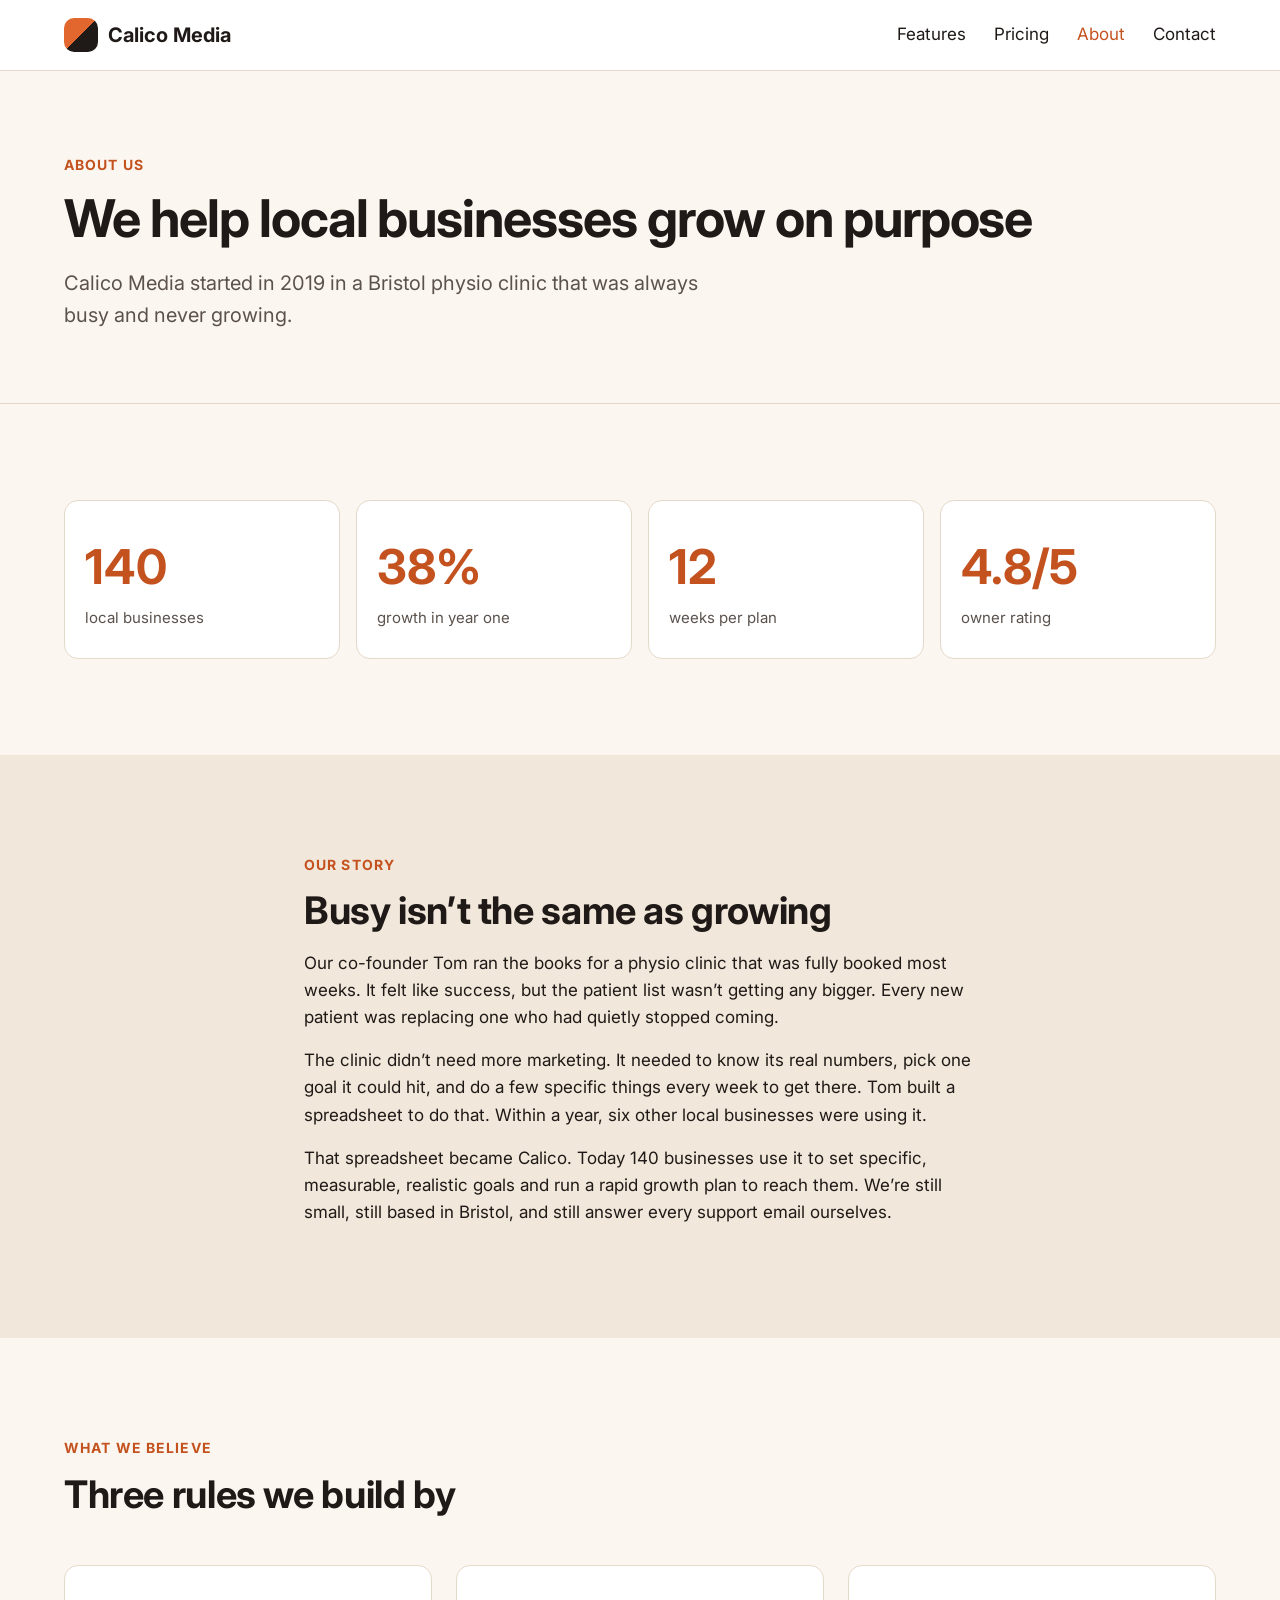
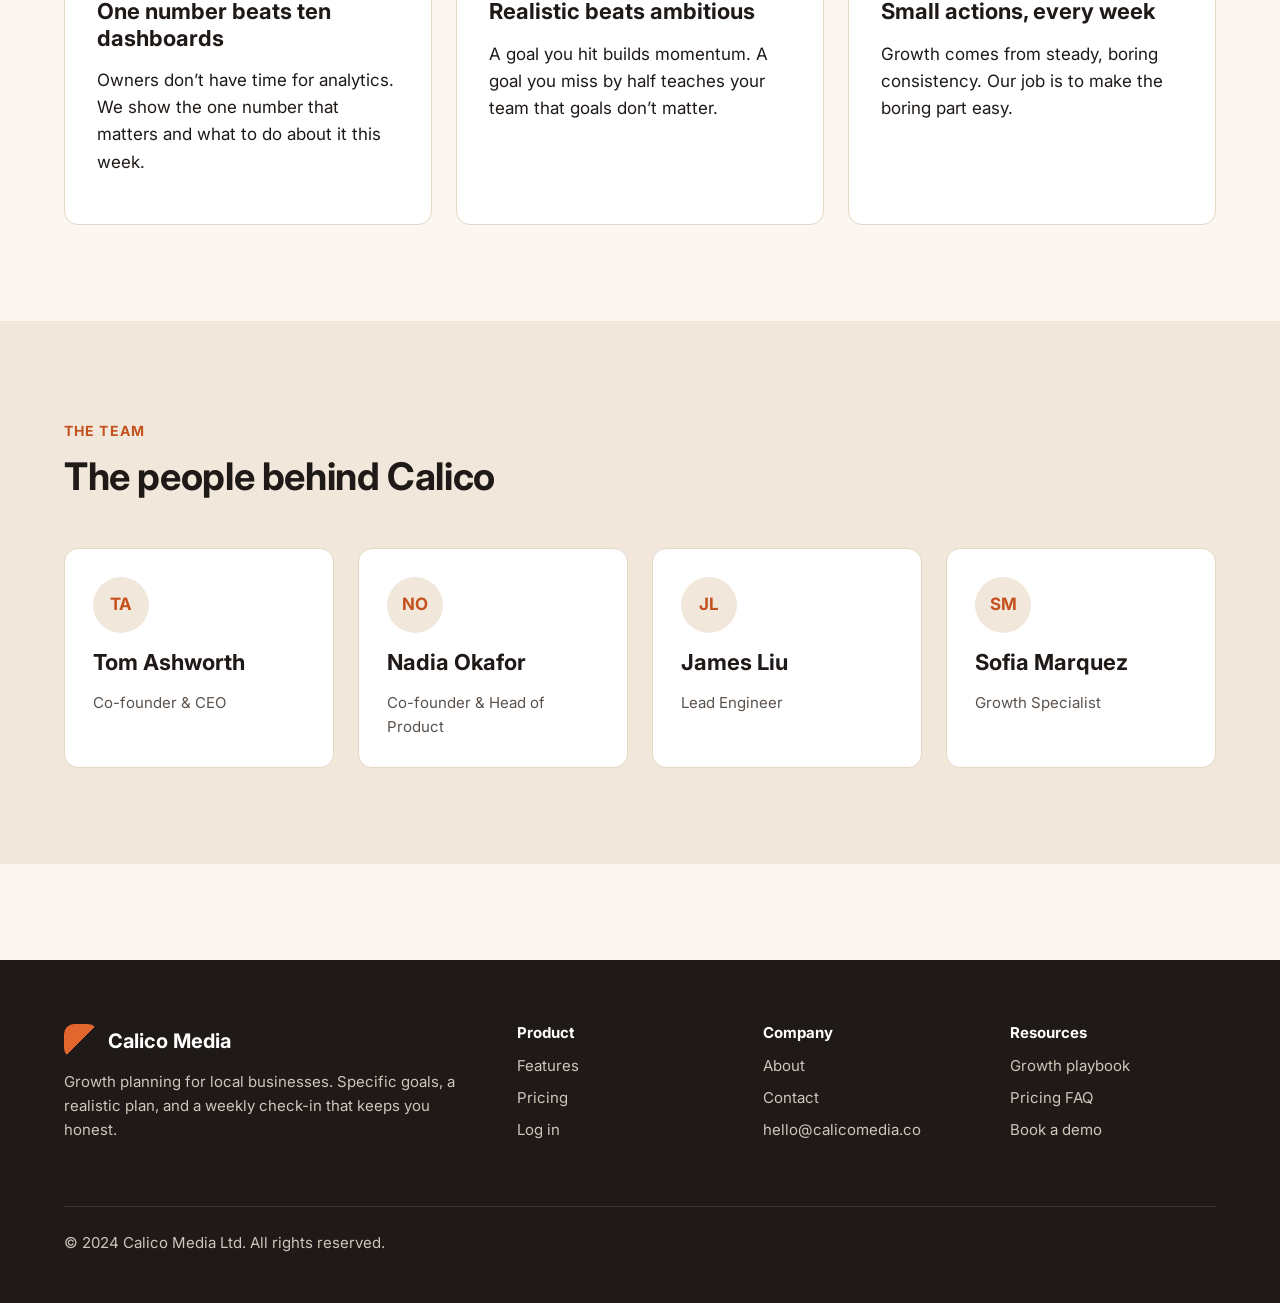
<file: public/about.html>
<!DOCTYPE html>
<html lang="en">
<head>
  <meta charset="utf-8">
  <meta name="viewport" content="width=device-width, initial-scale=1">
  <title>About | Calico Media</title>
  <meta name="description" content="Calico Media builds growth planning software for local businesses. Here is who we are and why we started.">
  <link rel="preconnect" href="https://fonts.googleapis.com">
  <link rel="preconnect" href="https://fonts.gstatic.com" crossorigin>
  <link href="https://fonts.googleapis.com/css2?family=Inter:wght@100;200;300;400;500;600;700;800;900&display=swap" rel="stylesheet">
  <link rel="stylesheet" href="css/styles.css">
</head>
<body>
  <header class="site-header">
    <div class="container">
      <a class="logo" href="index.html"><span class="logo-mark"></span>Calico Media</a>
      <nav aria-label="Main">
        <ul class="nav-links">
          <li><a href="features.html">Features</a></li>
          <li><a href="pricing.html">Pricing</a></li>
          <li><a href="about.html" aria-current="page">About</a></li>
          <li><a href="contact.html">Contact</a></li>
        </ul>
        <button class="btn__menu" onclick="openMenu()">
          <svg
            xmlns="http://www.w3.org/2000/svg"
            width="24"
            height="24"
            viewBox="0 0 24 24"
            fill="none"
            stroke="currentColor"
            stroke-width="2"
            stroke-linecap="round"
            stroke-linejoin="round"
            class="btn__menu--svg"
          >
            <line x1="3" y1="12" x2="21" y2="12"></line>
            <line x1="3" y1="6" x2="21" y2="6"></line>
            <line x1="3" y1="18" x2="21" y2="18"></line>
          </svg>
        </button>
      </nav>
      <div class="modal">
        <button class="btn__menu btn__menu--close" onclick="closeMenu()">
          <svg
            xmlns="http://www.w3.org/2000/svg"
            width="24"
            height="24"
            viewBox="0 0 24 24"
            fill="none"
            stroke="currentColor"
            stroke-width="2"
            stroke-linecap="round"
            stroke-linejoin="round"
            class="light___StyledCloseIcon-lj69nl-14 fASujC"
          >
            <line x1="18" y1="6" x2="6" y2="18"></line>
            <line x1="6" y1="6" x2="18" y2="18"></line>
          </svg>
        </button>
        <div class="modal__links">
          <a href="features.html" class="modal__link">Features</a>
          <a href="pricing.html" class="modal__link">Pricing</a>
          <a href="about.html" class="modal__link">About</a>
          <a href="contact.html" class="modal__link">Contact Us</a>
        </div>
      </div>
    </div>
  </header>

  <main>
    <section class="page-header">
      <div class="container">
        <span class="eyebrow">About us</span>
        <h1>We help local businesses grow on purpose</h1>
        <p class="lead">Calico Media started in 2019 in a Bristol physio clinic that was always busy and never growing.</p>
      </div>
    </section>

    <section class="section">
      <div class="container">
        <div class="stats">
          <div class="stat">
            <span class="stat-number">140</span>
            <span class="stat-label">local businesses</span>
          </div>
          <div class="stat">
            <span class="stat-number">38%</span>
            <span class="stat-label">growth in year one</span>
          </div>
          <div class="stat">
            <span class="stat-number">12</span>
            <span class="stat-label">weeks per plan</span>
          </div>
          <div class="stat">
            <span class="stat-number">4.8/5</span>
            <span class="stat-label">owner rating</span>
          </div>
        </div>
      </div>
    </section>

    <section class="section section--sand">
      <div class="container prose">
        <span class="eyebrow">Our story</span>
        <h2>Busy isn&rsquo;t the same as growing</h2>
        <p>Our co-founder Tom ran the books for a physio clinic that was fully booked most weeks. It felt like success, but the patient list wasn&rsquo;t getting any bigger. Every new patient was replacing one who had quietly stopped coming.</p>
        <p>The clinic didn&rsquo;t need more marketing. It needed to know its real numbers, pick one goal it could hit, and do a few specific things every week to get there. Tom built a spreadsheet to do that. Within a year, six other local businesses were using it.</p>
        <p>That spreadsheet became Calico. Today 140 businesses use it to set specific, measurable, realistic goals and run a rapid growth plan to reach them. We&rsquo;re still small, still based in Bristol, and still answer every support email ourselves.</p>
      </div>
    </section>

    <section class="section">
      <div class="container">
        <div class="section-intro">
          <span class="eyebrow">What we believe</span>
          <h2>Three rules we build by</h2>
        </div>
        <div class="steps">
          <div class="step">
            <h3>One number beats ten dashboards</h3>
            <p>Owners don&rsquo;t have time for analytics. We show the one number that matters and what to do about it this week.</p>
          </div>
          <div class="step">
            <h3>Realistic beats ambitious</h3>
            <p>A goal you hit builds momentum. A goal you miss by half teaches your team that goals don&rsquo;t matter.</p>
          </div>
          <div class="step">
            <h3>Small actions, every week</h3>
            <p>Growth comes from steady, boring consistency. Our job is to make the boring part easy.</p>
          </div>
        </div>
      </div>
    </section>

    <section class="section section--sand">
      <div class="container">
        <div class="section-intro">
          <span class="eyebrow">The team</span>
          <h2>The people behind Calico</h2>
        </div>
        <div class="team-grid">
          <div class="person">
            <div class="avatar">TA</div>
            <h3>Tom Ashworth</h3>
            <p>Co-founder &amp; CEO</p>
          </div>
          <div class="person">
            <div class="avatar">NO</div>
            <h3>Nadia Okafor</h3>
            <p>Co-founder &amp; Head of Product</p>
          </div>
          <div class="person">
            <div class="avatar">JL</div>
            <h3>James Liu</h3>
            <p>Lead Engineer</p>
          </div>
          <div class="person">
            <div class="avatar">SM</div>
            <h3>Sofia Marquez</h3>
            <p>Growth Specialist</p>
          </div>
        </div>
      </div>
    </section>
  </main>

  <footer class="site-footer">
    <div class="container">
      <div class="footer-grid">
        <div>
          <a class="logo" href="index.html"><span class="logo-mark"></span>Calico Media</a>
          <p>Growth planning for local businesses. Specific goals, a realistic plan, and a weekly check-in that keeps you honest.</p>
        </div>
        <div>
          <h4>Product</h4>
          <ul>
            <li><a href="features.html">Features</a></li>
            <li><a href="pricing.html">Pricing</a></li>
            <li><a href="https://app.calicomedia.co/login">Log in</a></li>
          </ul>
        </div>
        <div>
          <h4>Company</h4>
          <ul>
            <li><a href="about.html">About</a></li>
            <li><a href="contact.html">Contact</a></li>
            <li><a href="mailto:hello@calicomedia.co">hello@calicomedia.co</a></li>
          </ul>
        </div>
        <div>
          <h4>Resources</h4>
          <ul>
            <li><a href="index.html#playbook">Growth playbook</a></li>
            <li><a href="pricing.html#faq">Pricing FAQ</a></li>
            <li><a href="contact.html">Book a demo</a></li>
          </ul>
        </div>
      </div>
      <div class="footer-bottom">
        <p>&copy; 2024 Calico Media Ltd. All rights reserved.</p>
      </div>
    </div>
  </footer>
  <script src="js/menu.js"></script>
</body>
</html>
</file>
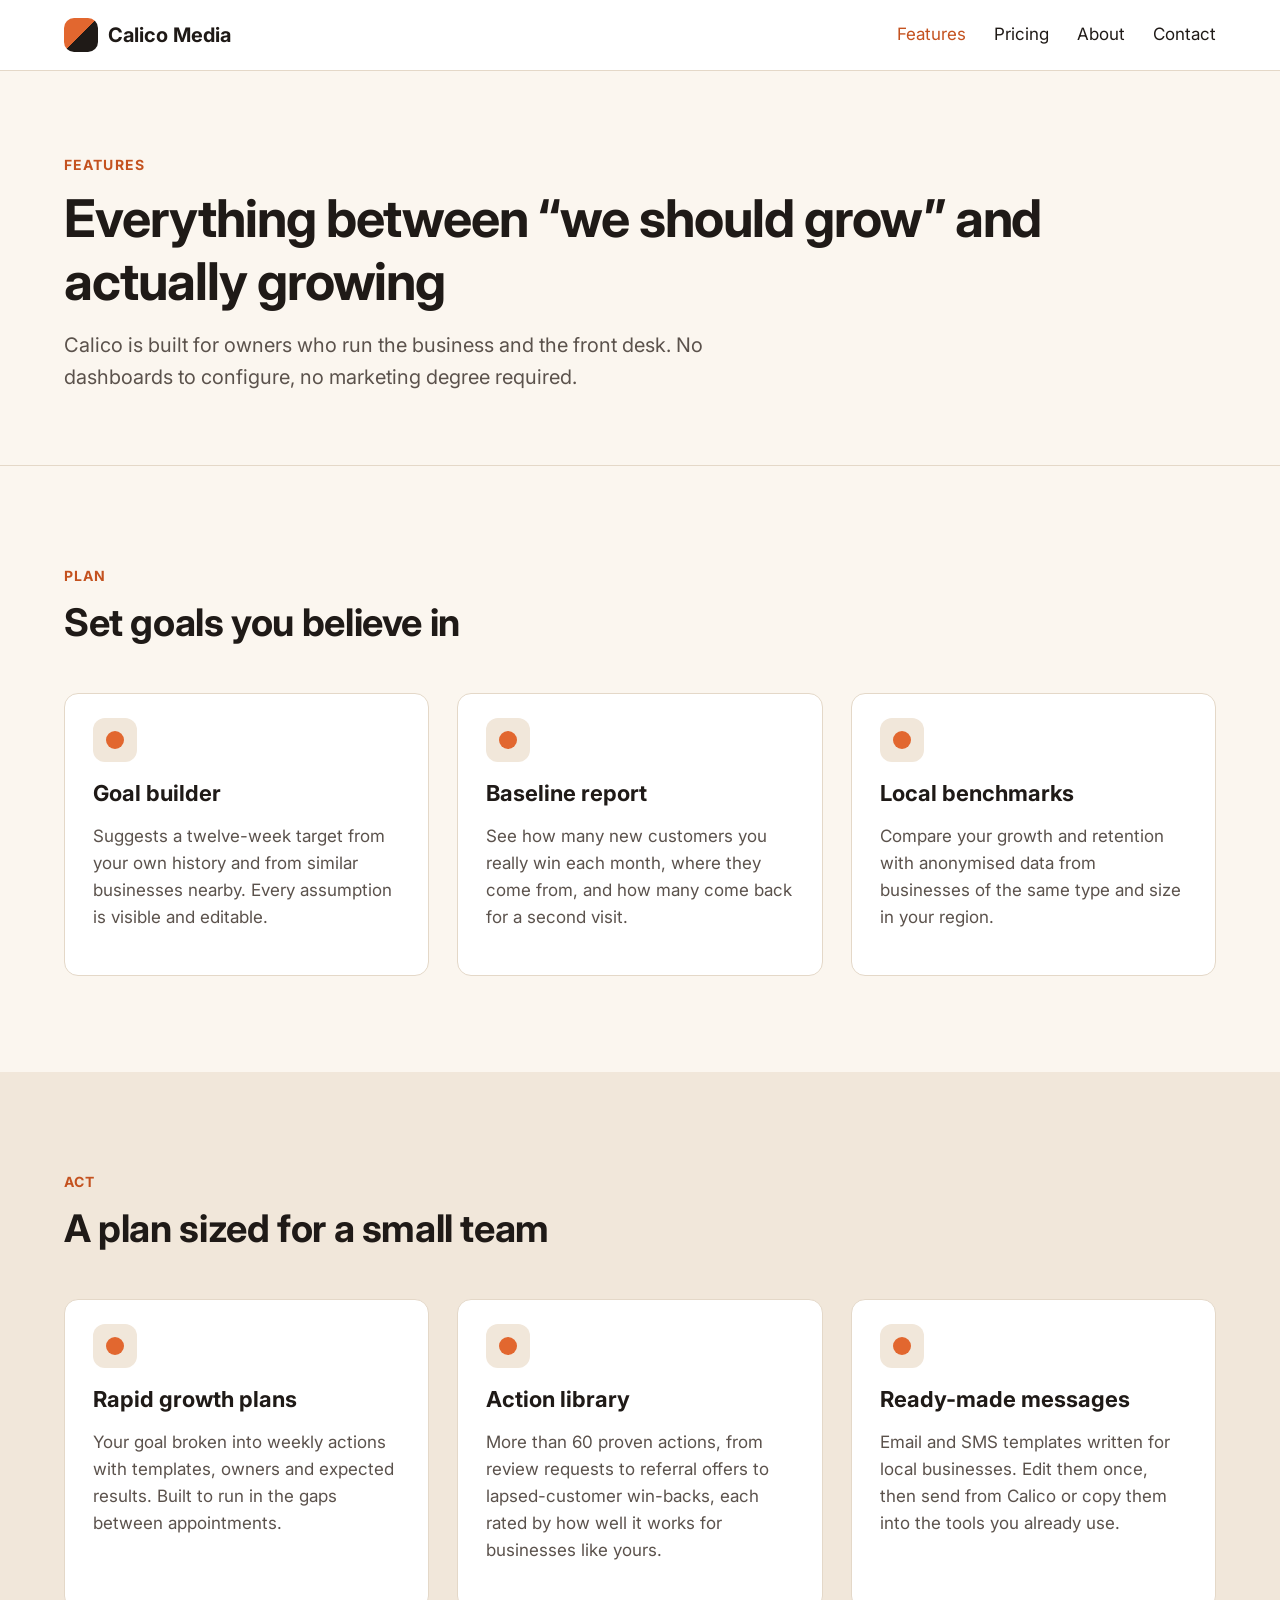
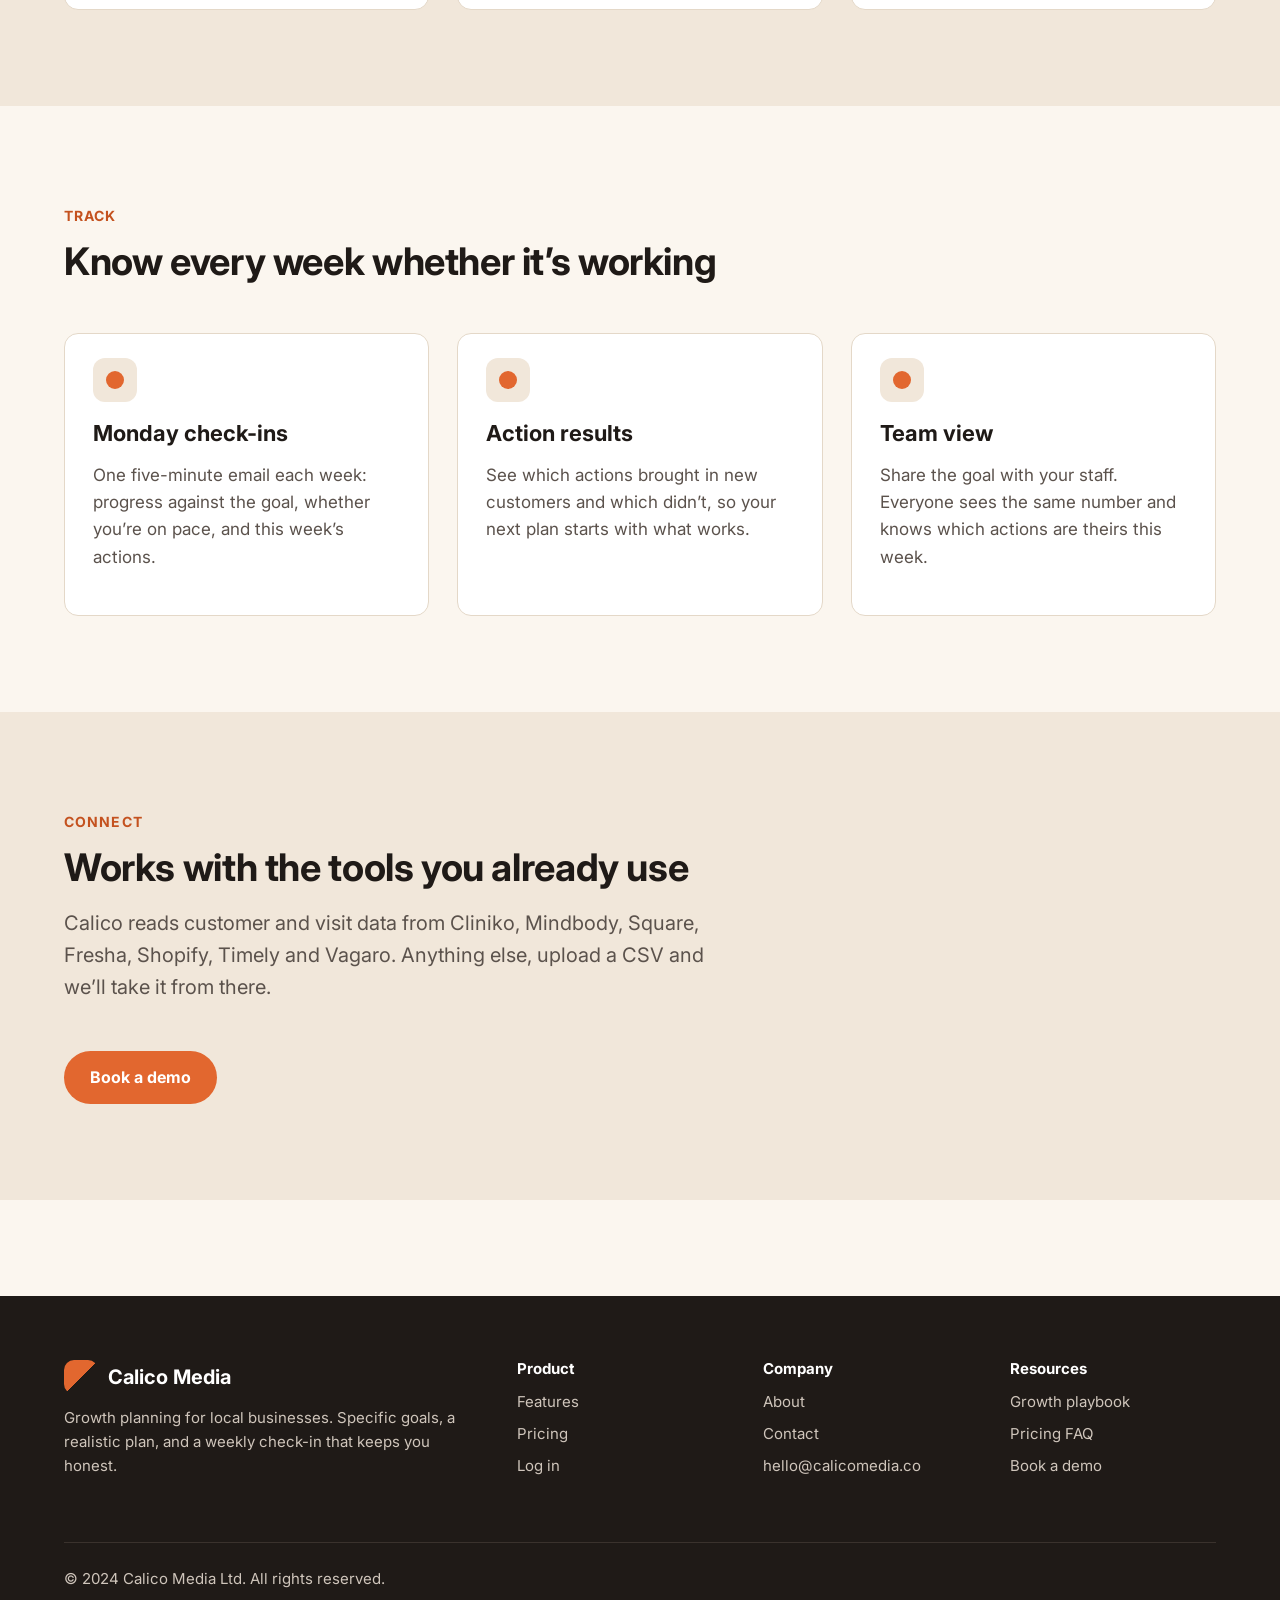
<file: public/features.html>
<!DOCTYPE html>
<html lang="en">
<head>
  <meta charset="utf-8">
  <meta name="viewport" content="width=device-width, initial-scale=1">
  <title>Features | Calico Media</title>
  <meta name="description" content="Goal builder, rapid growth plans, Monday check-ins and more. See everything Calico does to help local businesses grow.">
  <link rel="preconnect" href="https://fonts.googleapis.com">
  <link rel="preconnect" href="https://fonts.gstatic.com" crossorigin>
  <link href="https://fonts.googleapis.com/css2?family=Inter:wght@100;200;300;400;500;600;700;800;900&display=swap" rel="stylesheet">
  <link rel="stylesheet" href="css/styles.css">
</head>
<body>
  <header class="site-header">
    <div class="container">
      <a class="logo" href="index.html"><span class="logo-mark"></span>Calico Media</a>
      <nav aria-label="Main">
        <ul class="nav-links">
          <li><a href="features.html" aria-current="page">Features</a></li>
          <li><a href="pricing.html">Pricing</a></li>
          <li><a href="about.html">About</a></li>
          <li><a href="contact.html">Contact</a></li>
        </ul>
        <button class="btn__menu" onclick="openMenu()">
          <svg
            xmlns="http://www.w3.org/2000/svg"
            width="24"
            height="24"
            viewBox="0 0 24 24"
            fill="none"
            stroke="currentColor"
            stroke-width="2"
            stroke-linecap="round"
            stroke-linejoin="round"
            class="btn__menu--svg"
          >
            <line x1="3" y1="12" x2="21" y2="12"></line>
            <line x1="3" y1="6" x2="21" y2="6"></line>
            <line x1="3" y1="18" x2="21" y2="18"></line>
          </svg>
        </button>
      </nav>
      <div class="modal">
        <button class="btn__menu btn__menu--close" onclick="closeMenu()">
          <svg
            xmlns="http://www.w3.org/2000/svg"
            width="24"
            height="24"
            viewBox="0 0 24 24"
            fill="none"
            stroke="currentColor"
            stroke-width="2"
            stroke-linecap="round"
            stroke-linejoin="round"
            class="light___StyledCloseIcon-lj69nl-14 fASujC"
          >
            <line x1="18" y1="6" x2="6" y2="18"></line>
            <line x1="6" y1="6" x2="18" y2="18"></line>
          </svg>
        </button>
        <div class="modal__links">
          <a href="features.html" class="modal__link">Features</a>
          <a href="pricing.html" class="modal__link">Pricing</a>
          <a href="about.html" class="modal__link">About</a>
          <a href="contact.html" class="modal__link">Contact Us</a>
        </div>
      </div>
    </div>
  </header>

  <main>
    <section class="page-header">
      <div class="container">
        <span class="eyebrow">Features</span>
        <h1>Everything between &ldquo;we should grow&rdquo; and actually growing</h1>
        <p class="lead">Calico is built for owners who run the business and the front desk. No dashboards to configure, no marketing degree required.</p>
      </div>
    </section>

    <section class="section">
      <div class="container">
        <div class="section-intro">
          <span class="eyebrow">Plan</span>
          <h2>Set goals you believe in</h2>
        </div>
        <div class="card-grid">
          <div class="card">
            <div class="card-body">
              <div class="icon-dot"></div>
              <h3>Goal builder</h3>
              <p>Suggests a twelve-week target from your own history and from similar businesses nearby. Every assumption is visible and editable.</p>
            </div>
          </div>
          <div class="card">
            <div class="card-body">
              <div class="icon-dot"></div>
              <h3>Baseline report</h3>
              <p>See how many new customers you really win each month, where they come from, and how many come back for a second visit.</p>
            </div>
          </div>
          <div class="card">
            <div class="card-body">
              <div class="icon-dot"></div>
              <h3>Local benchmarks</h3>
              <p>Compare your growth and retention with anonymised data from businesses of the same type and size in your region.</p>
            </div>
          </div>
        </div>
      </div>
    </section>

    <section class="section section--sand">
      <div class="container">
        <div class="section-intro">
          <span class="eyebrow">Act</span>
          <h2>A plan sized for a small team</h2>
        </div>
        <div class="card-grid">
          <div class="card">
            <div class="card-body">
              <div class="icon-dot"></div>
              <h3>Rapid growth plans</h3>
              <p>Your goal broken into weekly actions with templates, owners and expected results. Built to run in the gaps between appointments.</p>
            </div>
          </div>
          <div class="card">
            <div class="card-body">
              <div class="icon-dot"></div>
              <h3>Action library</h3>
              <p>More than 60 proven actions, from review requests to referral offers to lapsed-customer win-backs, each rated by how well it works for businesses like yours.</p>
            </div>
          </div>
          <div class="card">
            <div class="card-body">
              <div class="icon-dot"></div>
              <h3>Ready-made messages</h3>
              <p>Email and SMS templates written for local businesses. Edit them once, then send from Calico or copy them into the tools you already use.</p>
            </div>
          </div>
        </div>
      </div>
    </section>

    <section class="section">
      <div class="container">
        <div class="section-intro">
          <span class="eyebrow">Track</span>
          <h2>Know every week whether it&rsquo;s working</h2>
        </div>
        <div class="card-grid">
          <div class="card">
            <div class="card-body">
              <div class="icon-dot"></div>
              <h3>Monday check-ins</h3>
              <p>One five-minute email each week: progress against the goal, whether you&rsquo;re on pace, and this week&rsquo;s actions.</p>
            </div>
          </div>
          <div class="card">
            <div class="card-body">
              <div class="icon-dot"></div>
              <h3>Action results</h3>
              <p>See which actions brought in new customers and which didn&rsquo;t, so your next plan starts with what works.</p>
            </div>
          </div>
          <div class="card">
            <div class="card-body">
              <div class="icon-dot"></div>
              <h3>Team view</h3>
              <p>Share the goal with your staff. Everyone sees the same number and knows which actions are theirs this week.</p>
            </div>
          </div>
        </div>
      </div>
    </section>

    <section class="section section--sand">
      <div class="container">
        <div class="section-intro">
          <span class="eyebrow">Connect</span>
          <h2>Works with the tools you already use</h2>
          <p class="lead">Calico reads customer and visit data from Cliniko, Mindbody, Square, Fresha, Shopify, Timely and Vagaro. Anything else, upload a CSV and we&rsquo;ll take it from there.</p>
        </div>
        <a class="btn" href="contact.html">Book a demo</a>
      </div>
    </section>
  </main>

  <footer class="site-footer">
    <div class="container">
      <div class="footer-grid">
        <div>
          <a class="logo" href="index.html"><span class="logo-mark"></span>Calico Media</a>
          <p>Growth planning for local businesses. Specific goals, a realistic plan, and a weekly check-in that keeps you honest.</p>
        </div>
        <div>
          <h4>Product</h4>
          <ul>
            <li><a href="features.html">Features</a></li>
            <li><a href="pricing.html">Pricing</a></li>
            <li><a href="https://app.calicomedia.co/login">Log in</a></li>
          </ul>
        </div>
        <div>
          <h4>Company</h4>
          <ul>
            <li><a href="about.html">About</a></li>
            <li><a href="contact.html">Contact</a></li>
            <li><a href="mailto:hello@calicomedia.co">hello@calicomedia.co</a></li>
          </ul>
        </div>
        <div>
          <h4>Resources</h4>
          <ul>
            <li><a href="index.html#playbook">Growth playbook</a></li>
            <li><a href="pricing.html#faq">Pricing FAQ</a></li>
            <li><a href="contact.html">Book a demo</a></li>
          </ul>
        </div>
      </div>
      <div class="footer-bottom">
        <p>&copy; 2024 Calico Media Ltd. All rights reserved.</p>
      </div>
    </div>
  </footer>
  <script src="js/menu.js"></script>
</body>
</html>
</file>
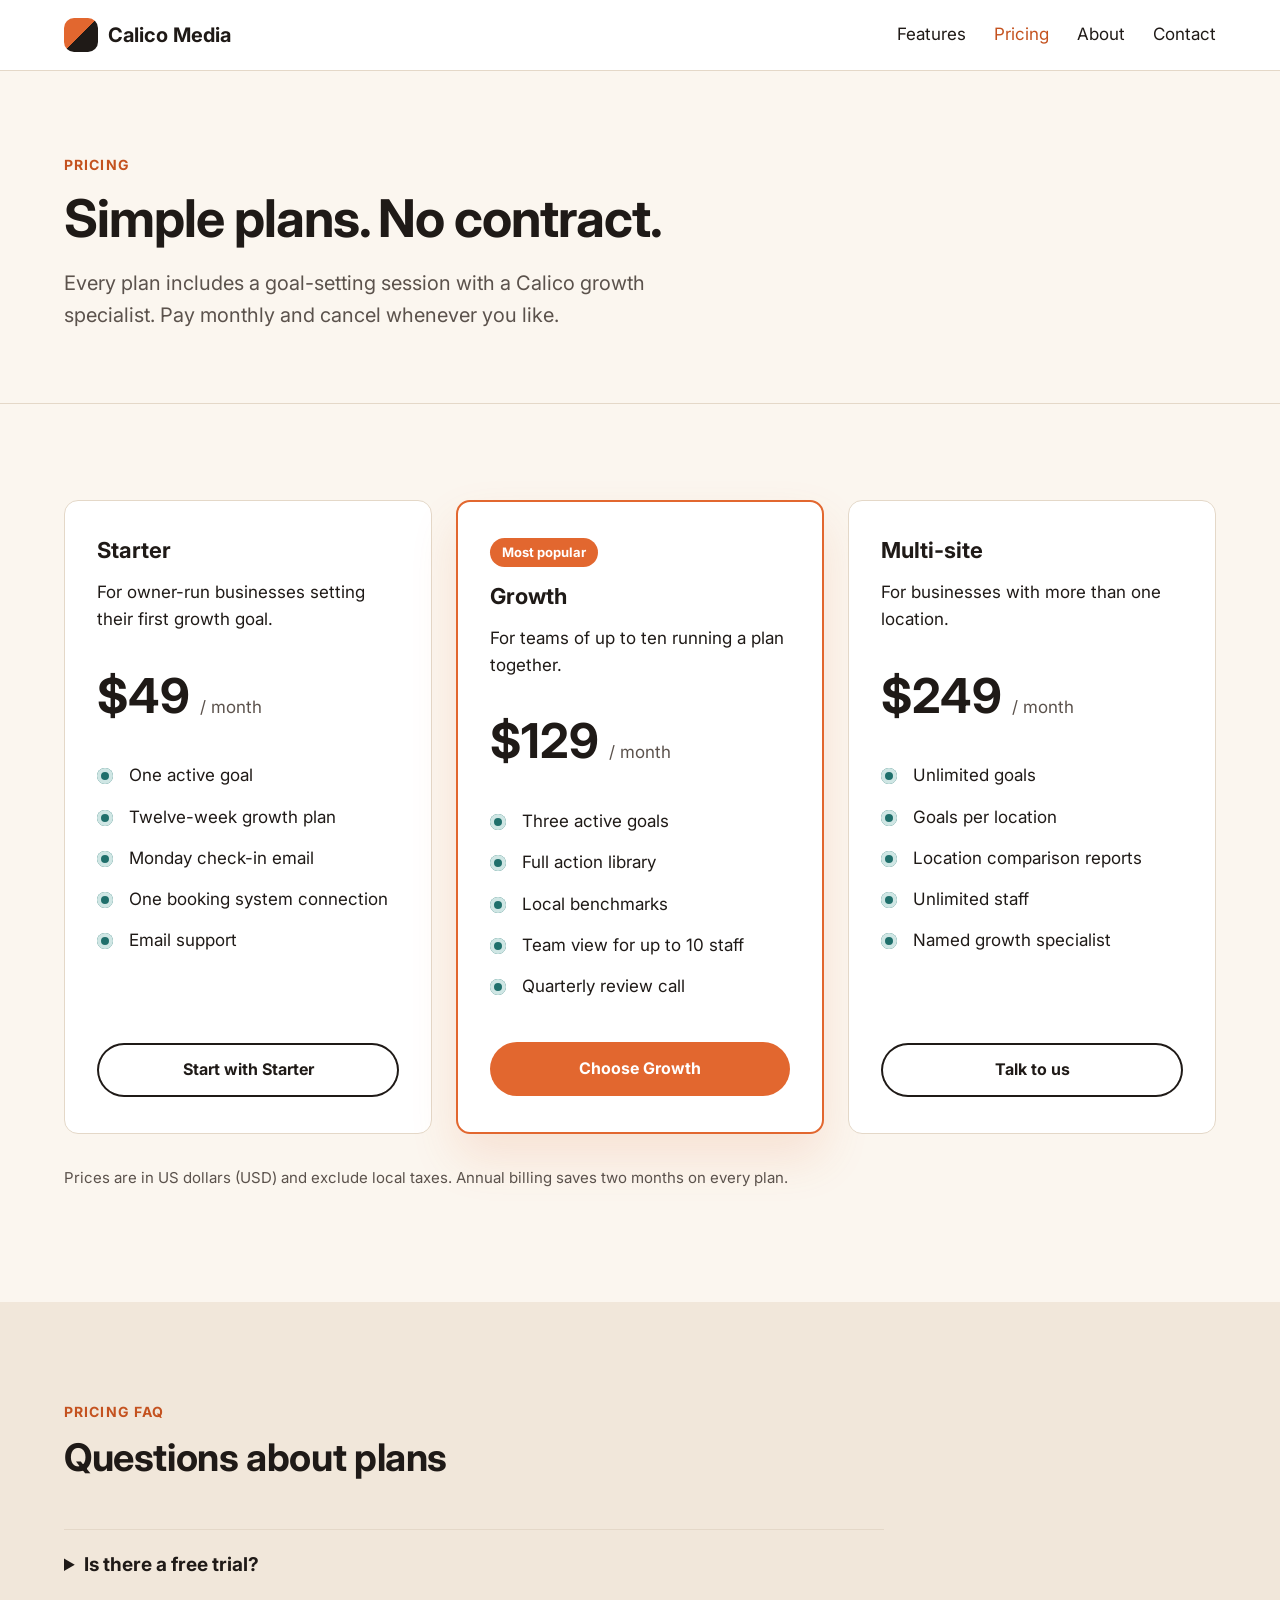
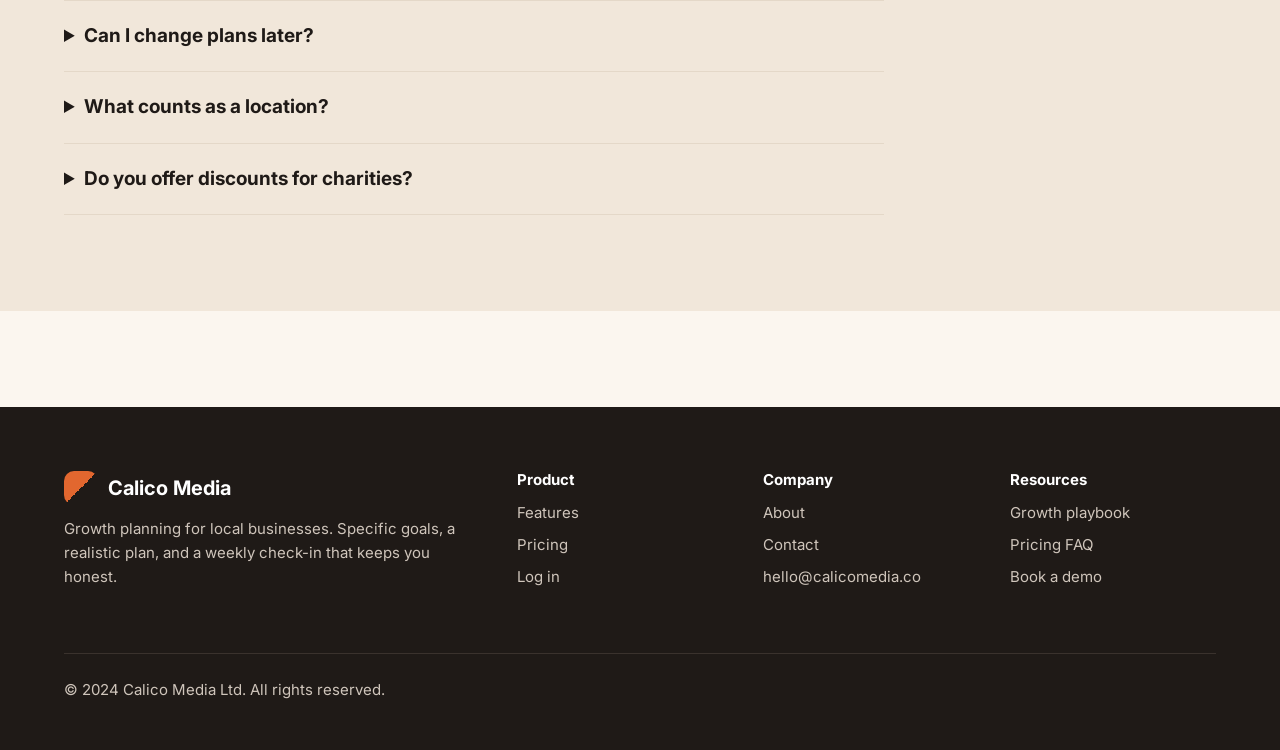
<file: public/pricing.html>
<!DOCTYPE html>
<html lang="en">
<head>
  <meta charset="utf-8">
  <meta name="viewport" content="width=device-width, initial-scale=1">
  <title>Pricing | Calico Media</title>
  <meta name="description" content="Simple monthly plans for local businesses. No contract, cancel any time.">
  <link rel="preconnect" href="https://fonts.googleapis.com">
  <link rel="preconnect" href="https://fonts.gstatic.com" crossorigin>
  <link href="https://fonts.googleapis.com/css2?family=Inter:wght@100;200;300;400;500;600;700;800;900&display=swap" rel="stylesheet">
  <link rel="stylesheet" href="css/styles.css">
</head>
<body>
  <header class="site-header">
    <div class="container">
      <a class="logo" href="index.html"><span class="logo-mark"></span>Calico Media</a>
      <nav aria-label="Main">
        <ul class="nav-links">
          <li><a href="features.html">Features</a></li>
          <li><a href="pricing.html" aria-current="page">Pricing</a></li>
          <li><a href="about.html">About</a></li>
          <li><a href="contact.html">Contact</a></li>
        </ul>
        <button class="btn__menu" onclick="openMenu()">
          <svg
            xmlns="http://www.w3.org/2000/svg"
            width="24"
            height="24"
            viewBox="0 0 24 24"
            fill="none"
            stroke="currentColor"
            stroke-width="2"
            stroke-linecap="round"
            stroke-linejoin="round"
            class="btn__menu--svg"
          >
            <line x1="3" y1="12" x2="21" y2="12"></line>
            <line x1="3" y1="6" x2="21" y2="6"></line>
            <line x1="3" y1="18" x2="21" y2="18"></line>
          </svg>
        </button>
      </nav>
      <div class="modal">
        <button class="btn__menu btn__menu--close" onclick="closeMenu()">
          <svg
            xmlns="http://www.w3.org/2000/svg"
            width="24"
            height="24"
            viewBox="0 0 24 24"
            fill="none"
            stroke="currentColor"
            stroke-width="2"
            stroke-linecap="round"
            stroke-linejoin="round"
            class="light___StyledCloseIcon-lj69nl-14 fASujC"
          >
            <line x1="18" y1="6" x2="6" y2="18"></line>
            <line x1="6" y1="6" x2="18" y2="18"></line>
          </svg>
        </button>
        <div class="modal__links">
          <a href="features.html" class="modal__link">Features</a>
          <a href="pricing.html" class="modal__link">Pricing</a>
          <a href="about.html" class="modal__link">About</a>
          <a href="contact.html" class="modal__link">Contact Us</a>
        </div>
      </div>
    </div>
  </header>

  <main>
    <section class="page-header">
      <div class="container">
        <span class="eyebrow">Pricing</span>
        <h1>Simple plans. No contract.</h1>
        <p class="lead">Every plan includes a goal-setting session with a Calico growth specialist. Pay monthly and cancel whenever you like.</p>
      </div>
    </section>

    <section class="section">
      <div class="container">
        <div class="pricing-grid">
          <div class="pricing-card">
            <h3>Starter</h3>
            <p>For owner-run businesses setting their first growth goal.</p>
            <p class="price">$49 <small>/ month</small></p>
            <ul class="check-list">
              <li>One active goal</li>
              <li>Twelve-week growth plan</li>
              <li>Monday check-in email</li>
              <li>One booking system connection</li>
              <li>Email support</li>
            </ul>
            <a class="btn btn--ghost" href="contact.html">Start with Starter</a>
          </div>
          <div class="pricing-card pricing-card--featured">
            <span class="plan-badge">Most popular</span>
            <h3>Growth</h3>
            <p>For teams of up to ten running a plan together.</p>
            <p class="price">$129 <small>/ month</small></p>
            <ul class="check-list">
              <li>Three active goals</li>
              <li>Full action library</li>
              <li>Local benchmarks</li>
              <li>Team view for up to 10 staff</li>
              <li>Quarterly review call</li>
            </ul>
            <a class="btn" href="contact.html">Choose Growth</a>
          </div>
          <div class="pricing-card">
            <h3>Multi-site</h3>
            <p>For businesses with more than one location.</p>
            <p class="price">$249 <small>/ month</small></p>
            <ul class="check-list">
              <li>Unlimited goals</li>
              <li>Goals per location</li>
              <li>Location comparison reports</li>
              <li>Unlimited staff</li>
              <li>Named growth specialist</li>
            </ul>
            <a class="btn btn--ghost" href="contact.html">Talk to us</a>
          </div>
        </div>
        <p class="pricing-note">Prices are in US dollars (USD) and exclude local taxes. Annual billing saves two months on every plan.</p>
      </div>
    </section>

    <section class="section section--sand" id="faq">
      <div class="container">
        <div class="section-intro">
          <span class="eyebrow">Pricing FAQ</span>
          <h2>Questions about plans</h2>
        </div>
        <div class="faq">
          <details>
            <summary>Is there a free trial?</summary>
            <p>Instead of a trial we run a free 45-minute goal-setting session. You leave with a real goal and a draft plan, whether or not you sign up.</p>
          </details>
          <details>
            <summary>Can I change plans later?</summary>
            <p>Yes. Upgrade or downgrade from your account settings and we&rsquo;ll adjust your next invoice.</p>
          </details>
          <details>
            <summary>What counts as a location?</summary>
            <p>Any site with its own booking calendar or till. Mobile businesses with one calendar count as one location.</p>
          </details>
          <details>
            <summary>Do you offer discounts for charities?</summary>
            <p>Registered charities and community interest companies get 30% off any plan. Mention it when you book your demo.</p>
          </details>
        </div>
      </div>
    </section>
  </main>

  <footer class="site-footer">
    <div class="container">
      <div class="footer-grid">
        <div>
          <a class="logo" href="index.html"><span class="logo-mark"></span>Calico Media</a>
          <p>Growth planning for local businesses. Specific goals, a realistic plan, and a weekly check-in that keeps you honest.</p>
        </div>
        <div>
          <h4>Product</h4>
          <ul>
            <li><a href="features.html">Features</a></li>
            <li><a href="pricing.html">Pricing</a></li>
            <li><a href="https://app.calicomedia.co/login">Log in</a></li>
          </ul>
        </div>
        <div>
          <h4>Company</h4>
          <ul>
            <li><a href="about.html">About</a></li>
            <li><a href="contact.html">Contact</a></li>
            <li><a href="mailto:hello@calicomedia.co">hello@calicomedia.co</a></li>
          </ul>
        </div>
        <div>
          <h4>Resources</h4>
          <ul>
            <li><a href="index.html#playbook">Growth playbook</a></li>
            <li><a href="pricing.html#faq">Pricing FAQ</a></li>
            <li><a href="contact.html">Book a demo</a></li>
          </ul>
        </div>
      </div>
      <div class="footer-bottom">
        <p>&copy; 2024 Calico Media Ltd. All rights reserved.</p>
      </div>
    </div>
  </footer>
  <script src="js/menu.js"></script>
</body>
</html>
</file>
<file: public/css/styles.css>
/* Calico Media marketing site */

:root {
  --ink: #1f1a17;
  --ink-soft: #5b524c;
  --cream: #fbf6ef;
  --sand: #f1e7da;
  --white: #ffffff;
  --orange: #e2672f;
  --orange-dark: #c4521f;
  --teal: #1f6f6b;
  --line: #e4d8c8;
  --radius: 14px;
}

*,
*::before,
*::after {
  box-sizing: border-box;
}

body {
  margin: 0;
  font-family: 'Inter', -apple-system, BlinkMacSystemFont, 'Segoe UI', sans-serif;
  font-weight: 400;
  font-size: 17px;
  line-height: 1.6;
  color: var(--ink);
  background: var(--cream);
}

h1,
h2,
h3,
h4 {
  font-weight: 700;
  line-height: 1.2;
  margin: 0 0 16px;
}

h1 {
  font-size: 52px;
  letter-spacing: -0.02em;
}

h2 {
  font-size: 38px;
  letter-spacing: -0.01em;
}

h3 {
  font-size: 22px;
}

p {
  margin: 0 0 16px;
}

a {
  color: var(--teal);
}

img {
  max-width: 100%;
}

.container {
  max-width: 1200px;
  margin: 0 auto;
  padding: 0 24px;
}

.section {
  padding: 96px 0;
}

.section--sand {
  background: var(--sand);
}

.eyebrow {
  display: inline-block;
  font-size: 14px;
  font-weight: 700;
  letter-spacing: 0.08em;
  text-transform: uppercase;
  color: var(--orange-dark);
  margin-bottom: 12px;
}

.lead {
  font-size: 20px;
  color: var(--ink-soft);
  max-width: 640px;
}

.section-intro {
  max-width: 680px;
  margin-bottom: 48px;
}

.btn {
  display: inline-block;
  padding: 14px 26px;
  border-radius: 999px;
  background: var(--orange);
  color: var(--white);
  font-weight: 700;
  text-decoration: none;
  border: 0;
  font-size: 16px;
  font-family: inherit;
  cursor: pointer;
}

.btn:hover {
  background: var(--orange-dark);
}

.btn--ghost {
  background: transparent;
  color: inherit;
  box-shadow: inset 0 0 0 2px currentColor;
}

.btn--ghost:hover {
  background: rgba(255, 255, 255, 0.1);
}

/* nav modal */

.btn__menu {
  display: none;
  background: transparent;
  border: none;
  transition: all 300ms ease;
}

.btn__menu--svg:hover {
  filter: invert(26%) sepia(94%) saturate(7476%) hue-rotate(261deg)
    brightness(94%) contrast(115%);
}

.modal {
  position: fixed;
  top: 0;
  left: 0;
  right: 0;
  height: auto;
  margin: 24px 16px;
  padding: 32px;
  background-color: #fff;
  border: 1px solid rgb(229, 231, 235);
  border-radius: 8px;
  z-index: 4;
  visibility: hidden;
  opacity: 0;
  transform: translateX(300%);
  transition: all 300ms ease;
}

.menu--open {
  max-height: 100vh;
  overflow-y: hidden;
}

.menu--open .modal {
  visibility: visible;
  opacity: 1;
  transform: translateX(0);
}

.modal__links {
  width: 100%;
  height: 100%;
  display: flex;
  flex-direction: column;
  align-items: center;
}

.modal__link {
  color: #1a202c;
  font-size: 18px;
  font-weight: 600;
  line-height: 1.5;
  margin: 8px 0;
  padding-bottom: 4px;
  border-bottom: 2px solid transparent;
}

.modal__link--primary {
  color: #f7fafc;
  padding: 12px 32px;
  background: #6415ff;
  border-radius: 500px;
  border: none;
}

.btn__menu--close {
  position: fixed;
  top: 24px;
  right: 18px;
}


/* Header */

.site-header {
  background: var(--white);
  border-bottom: 1px solid var(--line);
}

.site-header .container {
  display: flex;
  flex-wrap: wrap;
  align-items: center;
  justify-content: space-between;
  gap: 12px 32px;
  padding-top: 18px;
  padding-bottom: 18px;
}

.logo {
  display: flex;
  align-items: center;
  gap: 10px;
  flex-shrink: 0;
  font-size: 20px;
  font-weight: 700;
  color: var(--ink);
  text-decoration: none;
}

.logo-mark {
  width: 34px;
  height: 34px;
  border-radius: 10px;
  background: linear-gradient(135deg, var(--orange) 0%, var(--orange) 50%, var(--ink) 50%, var(--ink) 100%);
}

.nav-links {
  display: flex;
  flex-wrap: wrap;
  align-items: center;
  gap: 8px 28px;
  list-style: none;
  margin: 0;
  padding: 0;
}

.nav-links a {
  color: var(--ink);
  text-decoration: none;
}

.nav-links a:hover,
.nav-links a[aria-current='page'] {
  color: var(--orange-dark);
}

.site-header--home {
  background: var(--ink);
  border-bottom: 0;
}

.site-header--home .logo,
.site-header--home .nav-links a {
  color: var(--white);
}

.site-header--home .logo-mark {
  background: linear-gradient(135deg, var(--orange) 0%, var(--orange) 50%, var(--white) 50%, var(--white) 100%);
}

.site-header--home .container {
  flex-wrap: nowrap;
}

.site-header--home nav {
  min-width: 0;
}

.site-header--home .nav-links {
  flex-wrap: nowrap;
  gap: 0;
}

.site-header--home .nav-links li {
  min-width: 0;
}

.site-header--home .nav-links a {
  display: block;
  padding: 0 14px;
  white-space: nowrap;
}

.site-header--home .nav-links li:last-child {
  flex-shrink: 0;
}

.site-header--home .nav-links .btn {
  margin-left: 12px;
  padding: 10px 20px;
}

/* Home hero */

.hero {
  background: var(--ink);
  color: var(--white);
  padding: 56px 0 88px;
}

.hero-inner {
  display: flex;
  align-items: center;
  gap: 56px;
}

.hero-text {
  flex: 1;
}

.hero-text .lead {
  color: #d9cfc5;
}

.hero-actions {
  display: flex;
  flex-wrap: wrap;
  gap: 12px;
  margin-top: 32px;
}

.hero-media {
  width: 600px;
  flex-shrink: 0;
}

.hero-image {
  width: 100%;
  aspect-ratio: 4 / 3;
  object-fit: cover;
  border-radius: var(--radius);
  display: block;
}

/* Trust strip */

.trust {
  padding: 40px 0;
  border-bottom: 1px solid var(--line);
  text-align: center;
}

.trust p {
  color: var(--ink-soft);
  font-size: 15px;
}

.trust-list {
  display: flex;
  flex-wrap: wrap;
  justify-content: center;
  gap: 12px 40px;
  list-style: none;
  margin: 0;
  padding: 0;
  font-weight: 700;
  font-size: 18px;
  color: #8a7d72;
}

/* Steps */

.steps {
  display: grid;
  grid-template-columns: repeat(auto-fit, minmax(240px, 1fr));
  gap: 24px;
}

.step {
  background: var(--white);
  border: 1px solid var(--line);
  border-radius: var(--radius);
  padding: 32px;
}

.step-number {
  display: inline-flex;
  align-items: center;
  justify-content: center;
  width: 40px;
  height: 40px;
  border-radius: 50%;
  background: var(--sand);
  color: var(--orange-dark);
  font-weight: 700;
  margin-bottom: 16px;
}

/* Check list */

.check-list {
  list-style: none;
  margin: 24px 0 0;
  padding: 0;
}

.check-list li {
  position: relative;
  padding-left: 32px;
  margin-bottom: 14px;
}

.check-list li::before {
  content: '';
  position: absolute;
  left: 0;
  top: 6px;
  width: 16px;
  height: 16px;
  border-radius: 50%;
  background: var(--teal);
  box-shadow: inset 0 0 0 4px #cfe6e4;
}

/* FAQ */

.faq {
  max-width: 820px;
}

.faq details {
  border-top: 1px solid var(--line);
  padding: 20px 0;
}

.faq details:last-child {
  border-bottom: 1px solid var(--line);
}

.faq summary {
  font-weight: 700;
  font-size: 19px;
  cursor: pointer;
}

.faq details p {
  margin-top: 12px;
  color: var(--ink-soft);
}

/* Feature rows */

.feature-row {
  display: grid;
  grid-template-columns: 1fr 1fr;
  gap: 64px;
  align-items: center;
  margin-bottom: 96px;
}

.feature-row:last-child {
  margin-bottom: 0;
}

.feature-row--reverse .feature-media {
  order: 2;
}

.feature-media img {
  display: block;
  width: 100%;
  aspect-ratio: 4 / 3;
  object-fit: cover;
  border-radius: var(--radius);
}

/* Playbook */

.playbook-grid {
  display: grid;
  grid-template-columns: repeat(3, 1fr);
  gap: 28px;
}

/* Card grid */

.card-grid {
  display: grid;
  grid-template-columns: repeat(3, 1fr);
  gap: 28px;
}

.card {
  background: var(--white);
  border: 1px solid var(--line);
  border-radius: var(--radius);
  overflow: hidden;
}

.card img {
  display: block;
  width: 100%;
  aspect-ratio: 16 / 10;
  object-fit: cover;
}

.card-body {
  padding: 24px 28px 28px;
}

.card-body p {
  color: var(--ink-soft);
}

.card-tag {
  font-size: 13px;
  font-weight: 700;
  text-transform: uppercase;
  letter-spacing: 0.06em;
  color: var(--teal);
}

.icon-dot {
  width: 44px;
  height: 44px;
  border-radius: 12px;
  background: var(--sand);
  margin-bottom: 18px;
  position: relative;
}

.icon-dot::after {
  content: '';
  position: absolute;
  inset: 13px;
  border-radius: 50%;
  background: var(--orange);
}

/* CTA band */

.cta-band {
  background: var(--ink);
  color: var(--white);
  border-radius: 24px;
  overflow: hidden;
}

.cta-band img {
  display: block;
  width: 100%;
  aspect-ratio: 21 / 8;
  object-fit: cover;
}

.cta-body {
  padding: 48px;
  display: flex;
  flex-wrap: wrap;
  align-items: center;
  justify-content: space-between;
  gap: 24px;
}

.cta-body h2 {
  margin: 0;
  max-width: 620px;
}

/* Page header (inner pages) */

.page-header {
  padding: 80px 0 56px;
  border-bottom: 1px solid var(--line);
}

/* Pricing */

.pricing-grid {
  display: grid;
  grid-template-columns: repeat(auto-fit, minmax(260px, 1fr));
  gap: 24px;
  align-items: stretch;
}

.pricing-card {
  background: var(--white);
  border: 1px solid var(--line);
  border-radius: var(--radius);
  padding: 36px 32px;
  display: flex;
  flex-direction: column;
}

.pricing-card--featured {
  border: 2px solid var(--orange);
  box-shadow: 0 24px 48px rgba(226, 103, 47, 0.14);
}

.plan-badge {
  align-self: flex-start;
  font-size: 13px;
  font-weight: 700;
  background: var(--orange);
  color: var(--white);
  border-radius: 999px;
  padding: 4px 12px;
  margin-bottom: 16px;
}

.price {
  font-size: 48px;
  font-weight: 700;
  margin: 8px 0 4px;
}

.price small {
  font-size: 17px;
  font-weight: 400;
  color: var(--ink-soft);
}

.pricing-card .check-list {
  flex: 1;
  margin-bottom: 28px;
}

.pricing-card .btn {
  text-align: center;
}

.pricing-note {
  margin-top: 32px;
  color: var(--ink-soft);
  font-size: 15px;
}

/* About */

.stats {
  display: grid;
  grid-template-columns: repeat(auto-fit, minmax(160px, 1fr));
  gap: 16px;
}

.stat {
  background: var(--white);
  border: 1px solid var(--line);
  border-radius: var(--radius);
  padding: 28px 20px;
}

.stat-number {
  display: block;
  font-size: 48px;
  font-weight: 700;
  color: var(--orange-dark);
}

.stat-label {
  display: block;
  font-size: 15px;
  color: var(--ink-soft);
}

.prose {
  max-width: 720px;
}

.team-grid {
  display: grid;
  grid-template-columns: repeat(auto-fit, minmax(220px, 1fr));
  gap: 24px;
}

.person {
  background: var(--white);
  border: 1px solid var(--line);
  border-radius: var(--radius);
  padding: 28px;
}

.avatar {
  width: 56px;
  height: 56px;
  border-radius: 50%;
  background: var(--sand);
  color: var(--orange-dark);
  display: flex;
  align-items: center;
  justify-content: center;
  font-weight: 700;
  margin-bottom: 16px;
}

.person p {
  color: var(--ink-soft);
  font-size: 15px;
  margin: 0;
}

/* Contact */

.contact-layout {
  display: grid;
  grid-template-columns: 3fr 2fr;
  gap: 64px;
}

.contact-form label {
  display: block;
  font-weight: 700;
  margin-bottom: 6px;
}

.contact-form input,
.contact-form textarea {
  display: block;
  width: 100%;
  font: inherit;
  padding: 12px 14px;
  border: 1px solid var(--line);
  border-radius: 10px;
  background: var(--white);
  margin-bottom: 20px;
}

.contact-form textarea {
  min-height: 160px;
  resize: vertical;
}

.form-status {
  margin-top: 16px;
  font-weight: 700;
}

.form-status--success {
  color: var(--teal);
}

.form-status--error {
  color: #b3261e;
}

.contact-aside {
  background: var(--white);
  border: 1px solid var(--line);
  border-radius: var(--radius);
  padding: 32px;
  align-self: start;
}

.contact-aside h3 {
  font-size: 18px;
  margin-top: 24px;
  margin-bottom: 6px;
}

.contact-aside h3:first-child {
  margin-top: 0;
}

.contact-aside p {
  color: var(--ink-soft);
  margin: 0;
}

/* Footer */

.site-footer {
  background: var(--ink);
  color: #cfc5bb;
  padding: 64px 0 32px;
  margin-top: 96px;
  font-size: 15px;
}

.footer-grid {
  display: grid;
  grid-template-columns: 2fr 1fr 1fr 1fr;
  gap: 40px;
}

.site-footer h4 {
  color: var(--white);
  font-size: 15px;
  margin-bottom: 12px;
}

.site-footer ul {
  list-style: none;
  margin: 0;
  padding: 0;
}

.site-footer li {
  margin-bottom: 8px;
}

.site-footer a {
  color: #cfc5bb;
  text-decoration: none;
}

.site-footer a:hover {
  color: var(--white);
}

.site-footer .logo {
  color: var(--white);
  margin-bottom: 12px;
}

.footer-bottom {
  border-top: 1px solid #3a322d;
  margin-top: 48px;
  padding-top: 24px;
}

@media (max-width: 768px) {
  h1 {
    font-size: 40px;
  }

  h2 {
    font-size: 30px;
  }

  .nav-links {
    display: none;
  }

  .btn__menu {
    display: block;
    color: black;
  }

  .site-header--home .btn__menu {
    color: white;
  }

  .btn__menu--close {
    color: black;
  }

  .hero-media {
    width: auto;
  }

  .section {
    padding: 64px 0;
  }

  section .container,
  .playbook-grid {
    display: flex;
    flex-direction: column;
  }

  .feature-row {
    grid-template-columns: 1fr;
    gap: 32px;
    margin-bottom: 64px;
  }

  .feature-row--reverse .feature-media {
    order: 0;
  }

  .card-grid {
    grid-template-columns: repeat(2, 1fr);
  }

  .contact-layout {
    grid-template-columns: 1fr;
    gap: 40px;
  }

  .footer-grid {
    grid-template-columns: 1fr 1fr;
  }
}

@media (max-width: 480px) {
  h1 {
    font-size: 34px;
  }

  .card-grid {
    grid-template-columns: 1fr;
  }

  .cta-body {
    padding: 32px 24px;
  }

  .footer-grid {
    grid-template-columns: 1fr;
  }
}
</file>
